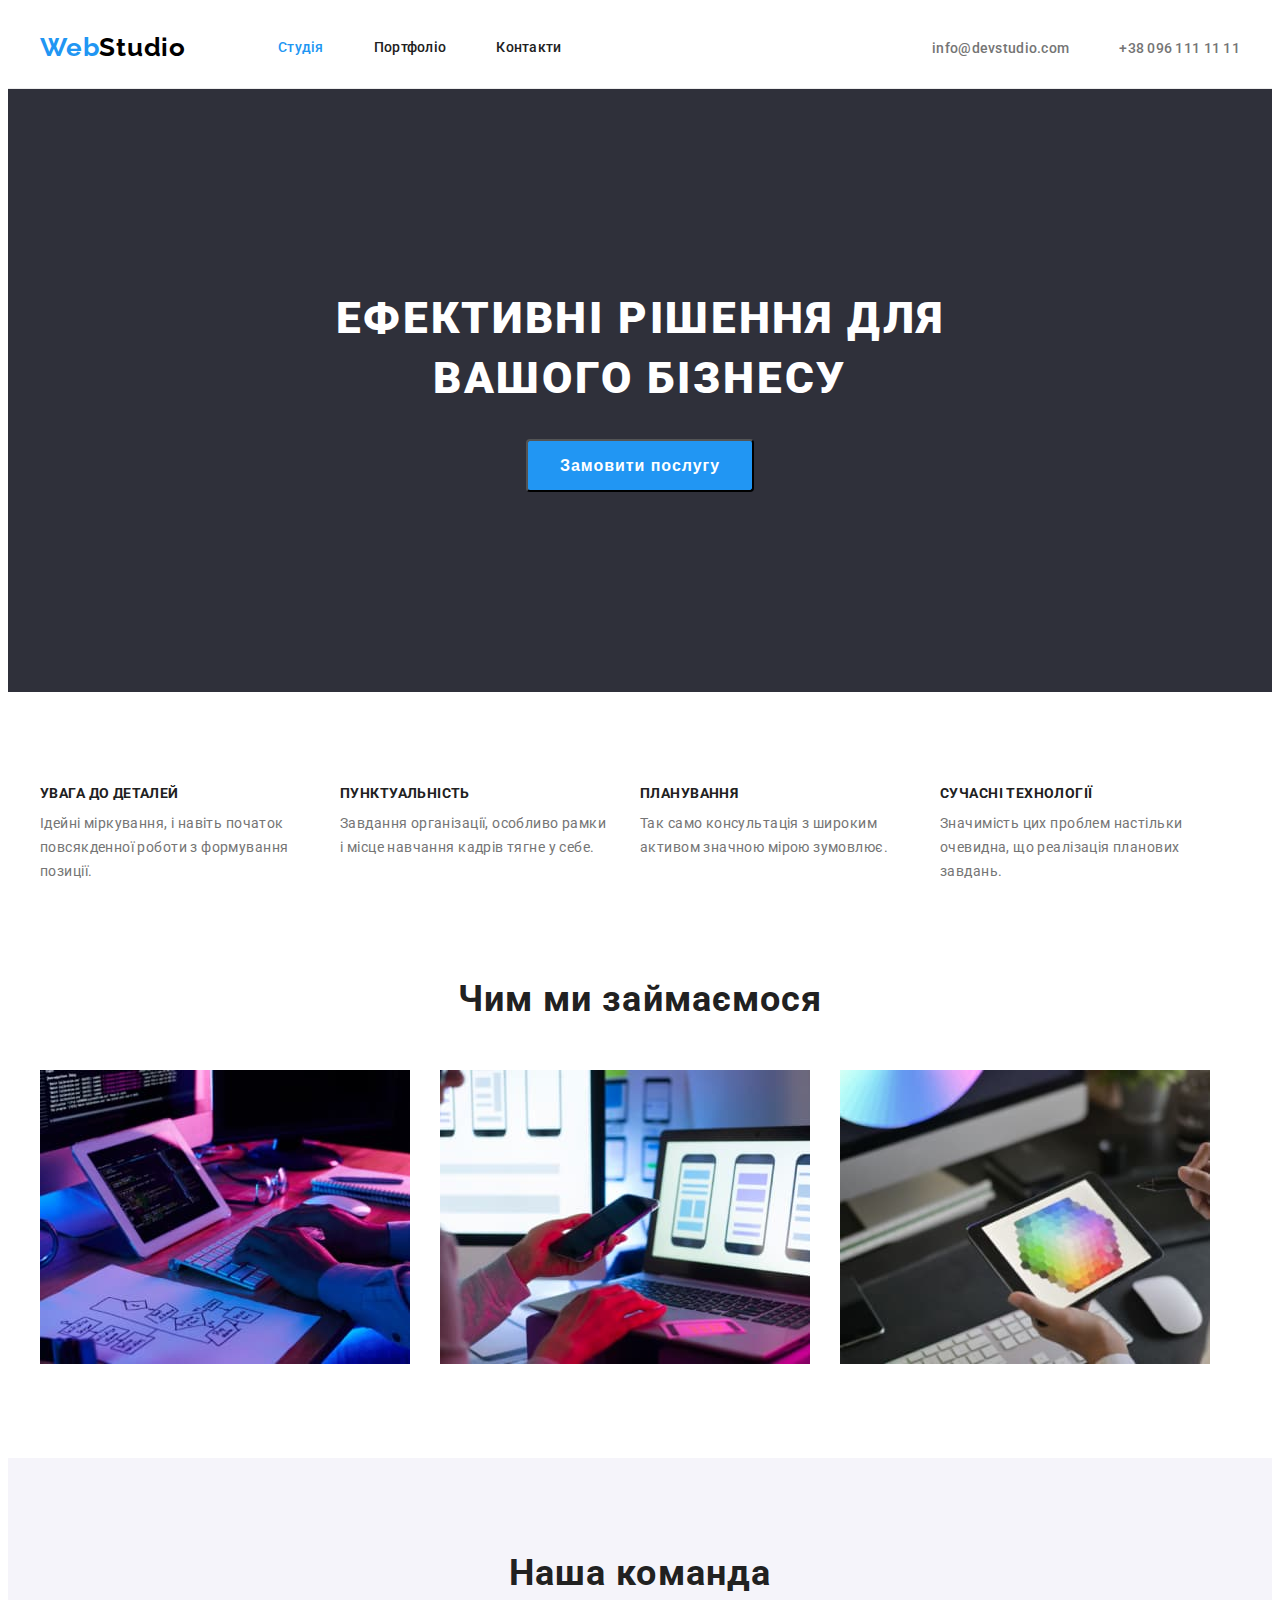
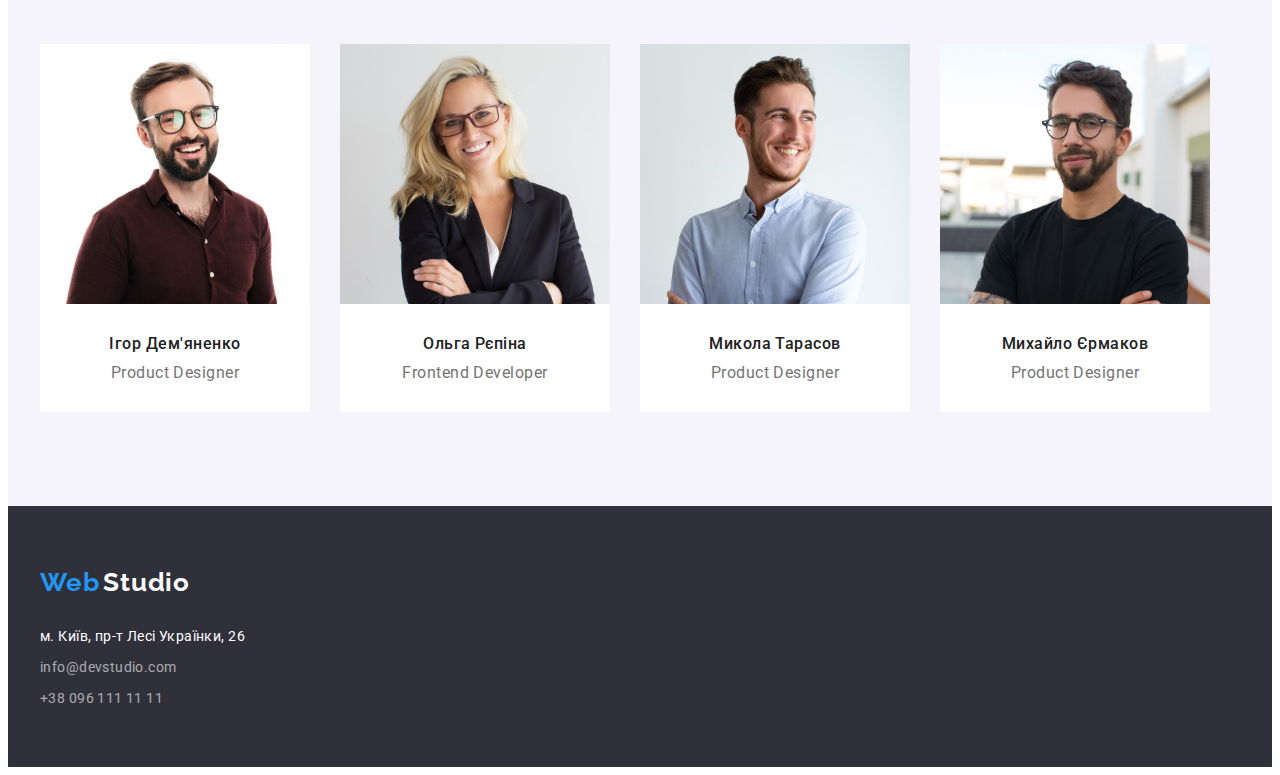
<file: index.html>
<!DOCTYPE html>
<html lang="uk">

<head>
    <meta charset="UTF-8">
    <meta http-equiv="X-UA-Compatible" content="IE=edge">
    <meta name="viewport" content="width=device-width, initial-scale=1.0">
    <title>Document</title>
    <link rel="preconnect" href="https://fonts.googleapis.com">
    <link rel="preconnect" href="https://fonts.gstatic.com" crossorigin>
    <link href="https://fonts.googleapis.com/css2?family=Roboto:wght@400;500;700;900&display=swap" rel="stylesheet">
    <link
        href="https://fonts.googleapis.com/css2?family=Raleway:wght@700&family=Roboto:ital,wght@0,400;0,500;0,700;1,900&display=swap"
        rel="stylesheet">
    <link rel="stylesheet" href="https://cdnjs.cloudflare.com/ajax/libs/modern-normalize/1.1.0/modern-normalize.min.css"
        integrity="sha512-wpPYUAdjBVSE4KJnH1VR1HeZfpl1ub8YT/NKx4PuQ5NmX2tKuGu6U/JRp5y+Y8XG2tV+wKQpNHVUX03MfMFn9Q=="
        crossorigin="anonymous" referrerpolicy="no-referrer" />
    <link rel="stylesheet" href="./CSS/style.css">
</head>

<body>
    <header class="main-header">
        <div class="container header-container">
            <nav class="navigation"><a class="logo links" lang="en" href=""><span>Web</span><span
                        class="logo-black">Studio</span></a>
                <ul class="list nav-list">
                    <li class="list nav-list-itm"><a class="links menu-list-itm active-page"
                            href="./index.html">Студія</a>
                    </li>
                    <li class="list nav-list-itm"><a class="links menu-list-itm" href="./portfolio.html">Портфоліо</a>
                    </li>
                    <li class="list nav-list-itm"><a class="links menu-list-itm" href="">Контакти</a>
                    </li>
                </ul>
            </nav>
            <ul class="list nav-contact">
                <li class="contact-list"><a class="links menu-list-contact"
                        href="mailto:info@devstudio.com">info@devstudio.com</a></li>
                <li class="contact-list"><a class="links menu-list-contact" href="tel:+380961111111">+38 096 111 11
                        11</a></li>
            </ul>
        </div>
    </header>
    <main>
        <section class="main-hero">
            <div class="container">
                <h1 class="main-title">Ефективні рішення для вашого бізнесу</h1>
                <button class="order-btn" type="button">Замовити послугу</button>
            </div>
        </section>
        <!--About-->
        <section class="about-section">
            <div class="container">
                <ul class="list about-container">
                    <li class="about-li">
                        <h3 class="title-about">УВАГА ДО ДЕТАЛЕЙ</h3>
                        <p class="text-normal about-text">Ідейні міркування, і навіть початок повсякденної роботи з
                            формування позиції.
                        </p>
                    </li>
                    <li class="about-li">
                        <h3 class="title-about">ПУНКТУАЛЬНІСТЬ</h3>
                        <p class="text-normal about-text">Завдання організації, особливо рамки і місце навчання кадрів
                            тягне у себе.
                        </p>
                    </li>
                    <li class="about-li">
                        <h3 class="title-about">ПЛАНУВАННЯ</h3>
                        <p class="text-normal">Так само консультація з широким активом значною мірою зумовлює.</p>
                    </li>
                    <li class="about-li">
                        <h3 class="title-about">СУЧАСНІ ТЕХНОЛОГІЇ</h3>
                        <p class="text-normal about-text">Значимість цих проблем настільки очевидна, що реалізація
                            планових завдань.
                        </p>
                    </li>
                </ul>
            </div>
        </section>
        <section class="about-second-section">
            <div class="container">
                <h2 class="title-top">Чим ми займаємося</h2>
                <ul class="list about-img-container">
                    <li class="about-img"><img src="./image/about-image-1.jpg" alt="Друкує на клавіатурі"></li>
                    <li class="about-img"><img src="./image/about-img-2.jpg" alt="Телефони на екрані комп'ютера"></li>
                    <li class="about-img"><img src="./image/about-img-3.jpg" alt="Палітра кольорів"></li>
                </ul>
            </div>
        </section>
        <section class="section-comand">
            <div class="container">
                <h2 class="title-top">Наша команда</h2>
                <ul class="list main-comand">
                    <li class="img-back"><img src="./image/about-img-5.jpg" alt="Ігор Дем'яненко" width="270"
                            height="260">
                        <div class="comand-names">
                            <h3 class="name-comand">Ігор Дем'яненко</h3>
                            <p lang="en" class="text-comand">Product Designer</p>
                        </div>
                    </li>
                    <li class="img-back">
                        <img src="./image/about-img-6.jpg" alt="Ольга Рєпіна" width="270" height="260">
                        <div class="comand-names">
                            <h3 class="name-comand">Ольга Рєпіна</h3>
                            <p lang="en" class="text-comand">Frontend Developer</p>
                        </div>
                    </li>
                    <li class="img-back">
                        <img src="./image/about-img-7.jpg" alt="Микола Тарасов" width="270" height="260">
                        <div class="comand-names">
                            <h3 class="name-comand">Микола Тарасов</h3>
                            <p lang="en" class="text-comand">Product Designer</p>
                        </div>
                    </li>
                    <li class="img-back">
                        <img src="./image/about-img-8.jpg" alt="Михайло Єрмаков" width="270" height="260">
                        <div class="comand-names">
                            <h3 class="name-comand">Михайло Єрмаков</h3>
                            <p lang="en" class="text-comand">Product Designer</p>
                        </div>
                    </li>
                </ul>
            </div>
        </section>
    </main>
    <footer class="main-footter">
        <div class="container">
            <a class="links" lang="en" href=""><span class="logo-footer links">Web</span>
                <span class="logo-white links">Studio</span></a>
            <address class="main-address">
                <p class="footter-address-white">м. Київ, пр-т Лесі Українки, 26</p>
                <ul class="fotter-links">
                    <li class="list step"><a class="links step footter-address-grey"
                            href="mailto:info@devstudio.com">info@devstudio.com</a></li>
                    <li class="list"><a class="links footter-address-grey" href="tel:+380961111111">+38 096 111 11
                            11</a></li>
                </ul>
            </address>
        </div>
    </footer>
</body>

</html>
</file>
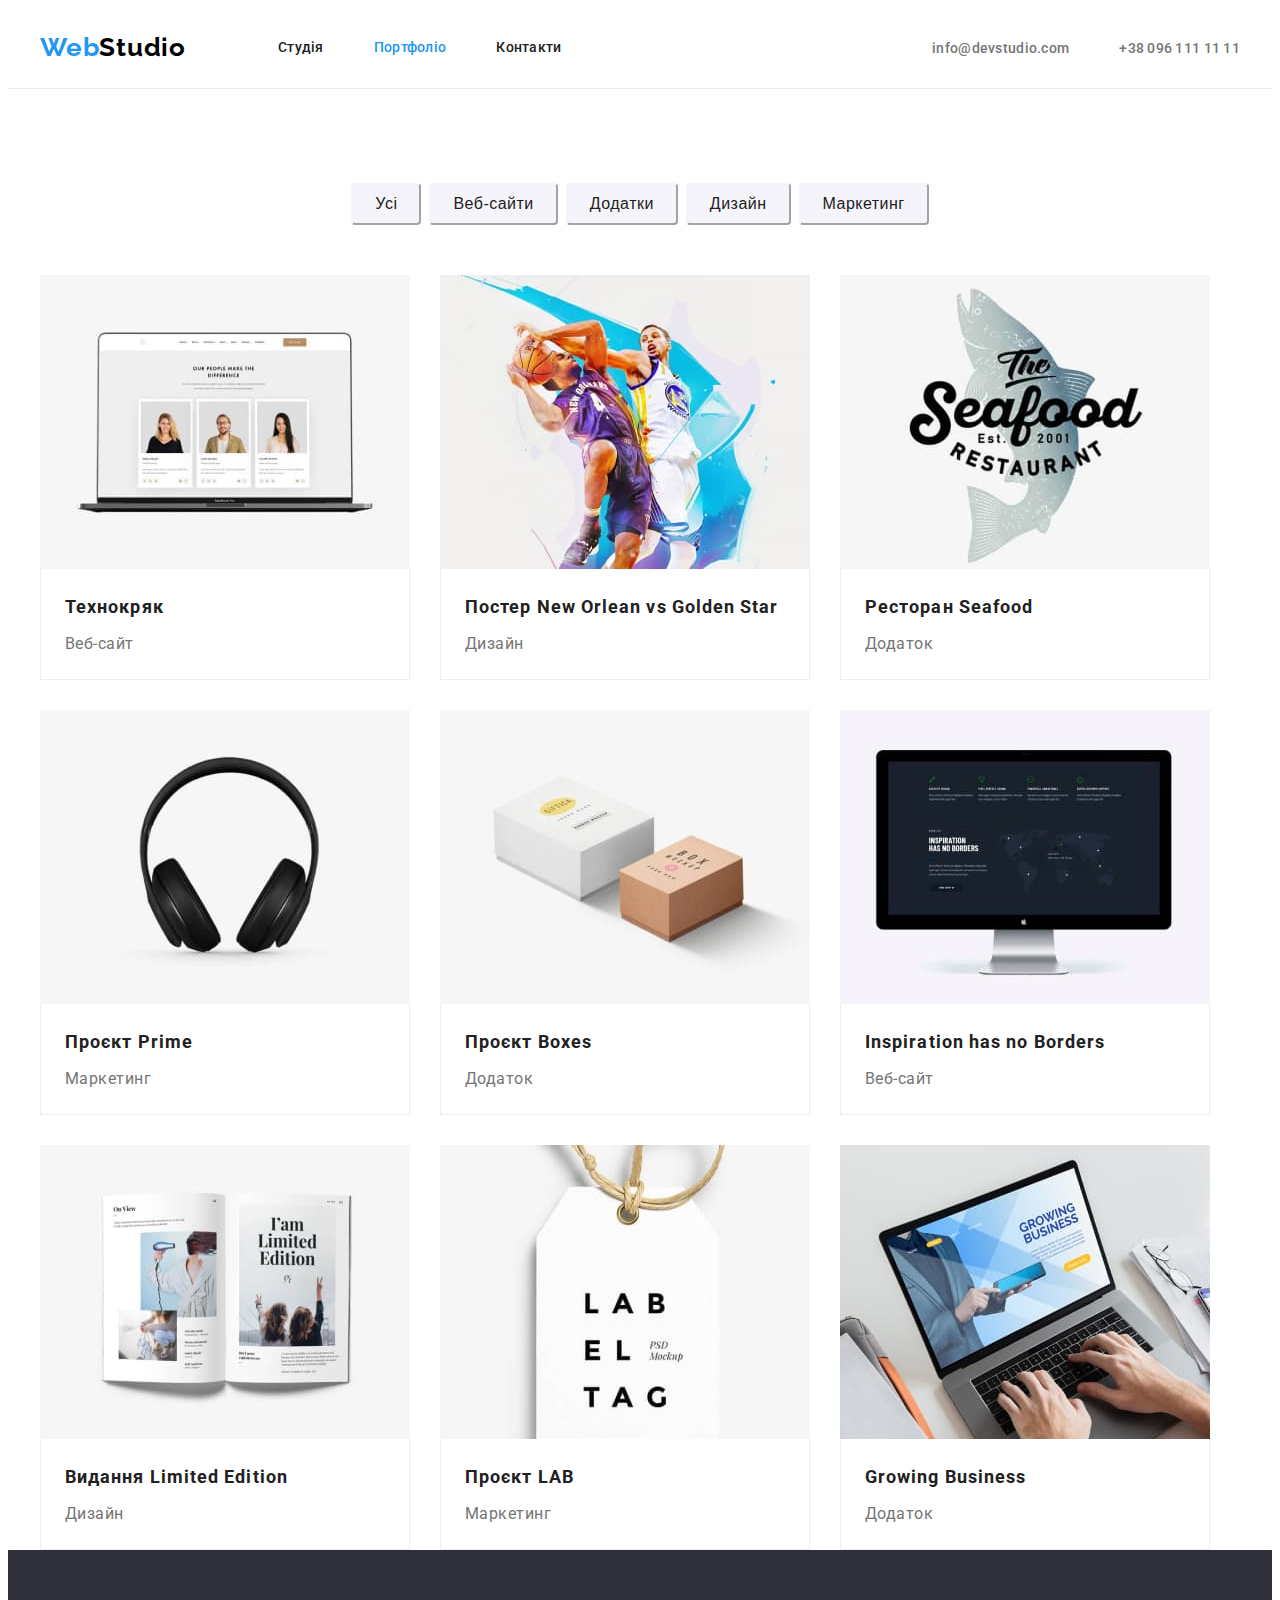
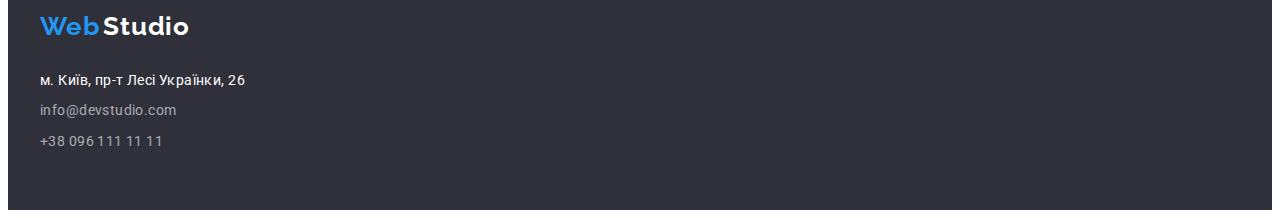
<file: portfolio.html>
<!DOCTYPE html>
<html lang="uk">

<head>
    <meta charset="UTF-8">
    <meta http-equiv="X-UA-Compatible" content="IE=edge">
    <meta name="viewport" content="width=device-width, initial-scale=1.0">
    <title>Document</title>
    <link rel="preconnect" href="https://fonts.googleapis.com">
    <link rel="preconnect" href="https://fonts.gstatic.com" crossorigin>
    <link href="https://fonts.googleapis.com/css2?family=Roboto:wght@400;500;700;900&display=swap" rel="stylesheet">
    <link
        href="https://fonts.googleapis.com/css2?family=Raleway:wght@700&family=Roboto:ital,wght@0,400;0,500;0,700;1,900&display=swap"
        rel="stylesheet">
    <link rel="stylesheet" href="https://cdnjs.cloudflare.com/ajax/libs/modern-normalize/1.1.0/modern-normalize.min.css"
        integrity="sha512-wpPYUAdjBVSE4KJnH1VR1HeZfpl1ub8YT/NKx4PuQ5NmX2tKuGu6U/JRp5y+Y8XG2tV+wKQpNHVUX03MfMFn9Q=="
        crossorigin="anonymous" referrerpolicy="no-referrer" />
    <link rel="stylesheet" href="./CSS/style.css">
</head>

<body>
    <header class="main-header">
        <div class="container header-container">
            <nav class="navigation"><a class="logo links" lang="en" href=""><span>Web</span><span
                        class="logo-black">Studio</span></a>
                <ul class="list nav-list">
                    <li class="list nav-list-itm"><a class="links menu-list-itm" href="./index.html">Студія</a>
                    </li>
                    <li class="list nav-list-itm"><a class="links menu-list-itm active-page"
                            href="./portfolio.html">Портфоліо</a>
                    </li>
                    <li class="list nav-list-itm"><a class="links menu-list-itm" href="">Контакти</a>
                    </li>
                </ul>
            </nav>
            <ul class="list nav-contact">
                <li class="contact-list"><a class="links menu-list-contact"
                        href="mailto:info@devstudio.com">info@devstudio.com</a></li>
                <li class="contact-list"><a class="links menu-list-contact" href="tel:+380961111111">+38 096 111 11
                        11</a></li>
            </ul>
        </div>
    </header>
    <main>
        <section class="about-section">
            <div class="container">
                <ul class="list portfolio-btn">
                    <li class="portfolio-btn-li"><button class="order-button-portfolio" type="button">Усі</button></li>
                    <li class="portfolio-btn-li"><button class="order-button-portfolio" type="button">Веб-сайти</button>
                    </li>
                    <li class="portfolio-btn-li"><button class="order-button-portfolio" type="button">Додатки</button>
                    </li>
                    <li class="portfolio-btn-li"> <button class="order-button-portfolio" type="button">Дизайн</button>
                    </li>
                    <li class="portfolio-btn-li"><button class="order-button-portfolio" type="button">Маркетинг</button>
                    </li>
                </ul>
                <ul class="list main-portfolio">
                    <li class="img-back-portfolio">
                        <img src="./image/about-img-9.jpg" alt="екран з фото">
                        <div class="foto-box">
                            <h3 class="title-portfolio">Технокряк</h3>
                            <p class="text-portfolio">Веб-сайт</p>
                        </div>
                    </li>
                    <li class="img-back-portfolio"><img src="./image/about-img-10.jpg" alt="баскетбол">
                        <div class="foto-box">
                            <h3 class="title-portfolio" lang="en">Постер New Orlean vs Golden Star</h3>
                            <p class="text-portfolio">Дизайн</p>
                        </div>
                    </li>
                    <li class="img-back-portfolio">
                        <img src="./image/about-img-11.jpg" alt="рибний рeсторан">
                        <div class="foto-box">
                            <h3 class="title-portfolio">Ресторан Seafood</h3>
                            <p class="text-portfolio">Додаток</p>
                        </div>
                    </li>
                    <li class="img-back-portfolio">
                        <img src="./image/about-img-12.jpg" alt="навушники">
                        <div class="foto-box">
                            <h3 class="title-portfolio" lang="en">Проєкт Prime</h3>
                            <p class="text-portfolio">Маркетинг</p>
                        </div>
                    </li>
                    <li class="img-back-portfolio">
                        <img src="./image/about-img-13.jpg" alt="коробки">
                        <div class="foto-box">
                            <h3 class="title-portfolio" lang="en">Проєкт Boxes</h3>
                            <p class="text-portfolio">Додаток</p>
                        </div>
                    </li>
                    <li class="img-back-portfolio">
                        <img src="./image/about-img-14.jpg" alt="монітор">
                        <div class="foto-box">
                            <h3 class="title-portfolio" lang="en">Inspiration has no Borders</h3>
                            <p class="text-portfolio">Веб-сайт</p>
                        </div>
                    </li>
                    <li class="img-back-portfolio">
                        <img src="./image/about-img-15.jpg" alt="книга">
                        <div class="foto-box">
                            <h3 class="title-portfolio" lang="en">Видання Limited Edition</h3>
                            <p class="text-portfolio">Дизайн</p>
                        </div>
                    </li>
                    <li class="img-back-portfolio">
                        <img src="./image/about-img-16.jpg" alt="етикетка">
                        <div class="foto-box">
                            <h3 class="title-portfolio" lang="en">Проєкт LAB</h3>
                            <p class="text-portfolio">Маркетинг</p>
                        </div>
                    </li>
                    <li class="img-back-portfolio">
                        <img src="./image/about-img-17.jpg" alt="ноутбук">
                        <div class="foto-box">
                            <h3 class="title-portfolio" lang="en">Growing Business</h3>
                            <p class="text-portfolio">Додаток</p>
                        </div>
                    </li>
                </ul>
            </div>
        </section>
    </main>
    <footer class="main-footter">
        <div class="container">
            <a class="links" lang="en" href=""><span class="logo-footer links">Web</span>
                <span class="logo-white links">Studio</span></a>
            <address class="main-address">
                <p class="footter-address-white">м. Київ, пр-т Лесі Українки, 26</p>
                <ul class="fotter-links">
                    <li class="list step"><a class="links step footter-address-grey"
                            href="mailto:info@devstudio.com">info@devstudio.com</a></li>
                    <li class="list"><a class="links footter-address-grey" href="tel:+380961111111">+38 096 111 11
                            11</a></li>
                </ul>
            </address>
        </div>
    </footer>
</body>

</html>
</file>
<file: CSS/style.css>
:root {
    --black-color: #000000;
    --white-color: #FFFFFF;
    --blue-color: #2196F3;
    --footter-color: #2F303A;
    --title-color: #212121;
    --text-color: #757575;
    --primary-font-family: 'Roboto';
}

body {
    font-family: var(--primary-font-family);
    font-style: normal;
}

h1,
h2,
h3,
p {
    margin-top: 0;
    margin-bottom: 0;
}

ul {
    margin-top: 0;
    margin-bottom: 0;
    margin-left: 0;
}

img {
    display: block;
}

address {
    font-style: normal;
}

.list {
    list-style: none;
}

.links {
    text-decoration: none;
}

/*========START HEADER =========*/
.main-header {
    background: var(--white-color);
    border-bottom: 1px solid #ECECEC;
}

.container {
    width: 1200px;
    padding-left: 15px;
    padding-right: 15px;
    margin-left: auto;
    margin-right: auto;
}

.header-container {
    display: flex;
    align-items: center;
    justify-content: space-between;
}

.navigation {
    display: flex;
    align-items: center;
}

.nav-list {
    display: flex;
    padding-left: 0px;
    margin-left: auto;
}

.logo {
    font-family: 'Raleway', sans-serif;
    font-style: normal;
    font-weight: 700;
    font-size: 26px;
    line-height: 1.3;
    letter-spacing: 0.03em;
    margin-right: 92px;
    color: var(--blue-color);
}

.logo-black {
    font-weight: 700;
    font-size: 26px;
    line-height: 1.3;
    letter-spacing: 0.03em;
    color: var(--black-color);
}

.nav-contact {
    display: flex;
    padding-left: 0px;
}

.menu-list-itm {
    display: block;
    font-weight: 500;
    font-size: 14px;
    line-height: 1.14;
    letter-spacing: 0.02em;
    color: var(--title-color);
    padding-top: 32px;
    padding-left: 0px;
    padding-bottom: 32px;
}

.nav-list-itm:not(:last-child) {
    margin-right: 50px;
}

.active-page {
    color: var(--blue-color);
}

.menu-list-itm:hover,
.menu-list-itm:focus {
    color: var(--blue-color);
}

.contact-list:last-child {
    margin-left: 50px;
}

.menu-list-contact {
    font-weight: 500;
    font-size: 14px;
    line-height: 1.14;
    letter-spacing: 0.02em;
    color: var(--text-color);

}

.menu-list-contact:hover,
.menu-list-contact:focus {
    color: var(--blue-color);
}

/*===== END HEADER =====*/

/*===== START HERO =====*/

.main-hero {
    background-color: var(--footter-color);
    padding-top: 200px;
    padding-bottom: 200px;
}

.main-title {
    font-weight: 900;
    font-size: 44px;
    line-height: 1.36;
    text-align: center;
    letter-spacing: 0.06em;
    text-transform: uppercase;
    background: var(--footter-color);
    color: var(--white-color);
    width: 700px;
    margin-left: auto;
    margin-right: auto;
    margin-bottom: 30px;
}

.order-btn {
    background: var(--blue-color);
    /* box-shadow: 0px 4px 4px rgba(0, 0, 0, 0.15);*/
    border-radius: 4px;
    font-weight: 700;
    font-size: 16px;
    line-height: 1.86;
    display: flex;
    align-items: center;
    text-align: center;
    letter-spacing: 0.06em;
    padding: 10px 32px;
    color: var(--white-color);
    margin-left: auto;
    margin-right: auto;
}

.order-button {
    font-weight: 500;
    font-size: 16px;
    line-height: 1.62;
    text-align: center;
    letter-spacing: 0.03em;
    color: var(--title-color);
    background: #F5F4FA;
    border-radius: 4px;
    border-color: #F5F4FA;
    padding: 6px 22px;
    margin-right: 8px;
}

.order-button:active,
.order-button:hover,
.order-button:focus {
    background-color: var(--blue-color);
    color: var(--white-color);
}

.about-section {
    padding-top: 94px;
    /* padding-bottom: 94px;*/
}

.about-container {
    display: flex;
    padding-left: 0px;
    margin-left: auto;
    margin-right: auto;
}

.title {
    font-weight: 700;
    font-size: 14px;
    line-height: 1.14;
    letter-spacing: 0.03em;
    text-transform: uppercase;
    color: var(--title-color);
}

.title-about {
    font-weight: 700;
    font-size: 14px;
    line-height: 1.14;
    letter-spacing: 0.03em;
    text-transform: uppercase;
    color: var(--title-color);
    margin-bottom: 10px;
}

.about-li {
    width: 270px;
}

.about-li:not(:last-child) {
    margin-right: 30px;
}

.text-normal {
    font-weight: 400;
    font-size: 14px;
    line-height: 1.71;
    letter-spacing: 0.03em;
    color: var(--text-color);

}

.about-text {
    margin-bottom: 0px;
}

.about-second-section {
    padding-top: 94px;
    padding-bottom: 94px;
}

.about-img-container {
    display: flex;
    margin-left: -30px;
    padding-left: 0px;
}

.about-img {
    margin-left: 30px;
}

.title-top {
    font-weight: 700;
    font-size: 36px;
    line-height: 1.17;
    text-align: center;
    letter-spacing: 0.03em;
    color: var(--title-color);
    margin-left: auto;
    margin-right: auto;
    margin-bottom: 50px;
}

.section-comand {
    background: #F5F4FA;
    padding-left: 0px;
    padding-bottom: 94px;
    padding-top: 94px;
}

.main-comand {
    display: flex;
    flex-wrap: wrap;
    margin-left: -30px;
    padding-left: 0px;
}

.name-comand {
    font-weight: 500;
    font-size: 16px;
    line-height: 1.19;
    text-align: center;
    letter-spacing: 0.03em;
    background-color: var(--white-color);
    color: var(--title-color);
    width: 270px;
    padding-left: 0px;
    padding-right: 0px;
    padding-bottom: 0px;
    margin-bottom: 10px;
}

.img-back {
    /*display: block;*/
    margin-left: 30px;
    margin-bottom: 0px;

}

.comand-names {
    padding-top: 30px;
    padding-bottom: 30px;
    margin-top: 0px;
    background-color: var(--white-color);
}

.text-comand {
    font-weight: 400;
    font-size: 16px;
    line-height: 1.19;
    text-align: center;
    letter-spacing: 0.03em;
    background-color: var(--white-color);
    color: var(--text-color);
    padding-left: 0px;
    padding-right: 0px;
    margin-top: 0px;
}

/*=====END HERO =====*/

/*=====Portfolio=====*/
.portfolio-btn {
    display: flex;
    justify-content: center;
    padding-left: 0px;
    margin-bottom: 50px;
}

.main-portfolio {
    display: flex;
    flex-wrap: wrap;
    margin-left: -30px;
    margin-top: -30px;
    padding-left: 0px;
}

.img-back-portfolio {
    padding-left: 0px;
    padding-right: 0px;
    /*margin-left: 30px;*/
    margin-left: 30px;
    margin-top: 30px;
    /*margin-bottom: 30px;*/
}

.portfolio-btn-li:not(:last-child) {
    margin-right: 8px;
}

.order-button-portfolio {
    font-weight: 500;
    font-size: 16px;
    line-height: 1.62;
    text-align: center;
    letter-spacing: 0.03em;
    color: var(--title-color);
    background: #F5F4FA;
    border-radius: 4px;
    border-color: #F5F4FA;
    padding: 6px 22px;
}

.order-button-portfolio:active,
.order-button-portfolio:hover,
.order-button-portfolio:focus {
    background-color: var(--blue-color);
    color: var(--white-color);
}

.foto-box {
    padding-left: 24px;
    padding-right: 24px;
    padding-top: 20px;
    padding-bottom: 20px;
    border-left: 1px solid #EEEEEE;
    border-right: 1px solid #EEEEEE;
    border-bottom: 1px solid #EEEEEE;


}

.title-portfolio {
    font-weight: 700;
    font-size: 18px;
    line-height: 2;
    letter-spacing: 0.06em;
    color: var(--title-color);
    margin-bottom: 4px;
}

.text-portfolio {
    font-weight: 400;
    font-size: 16px;
    line-height: 1.88;
    letter-spacing: 0.03em;
    color: var(--text-color);
    padding-left: auto;
    padding-right: auto;
    padding-top: 0px;
    padding-bottom: 0px;
}

/*=====END Portfolio=====*/

/*===== START FOOTTER =====*/
.main-footter {
    padding-top: 60px;
    padding-bottom: 60px;
    background-color: var(--footter-color);
}

.logo-footer {
    font-family: 'Raleway', sans-serif;
    font-style: normal;
    font-weight: 700;
    font-size: 26px;
    line-height: 1.3;
    letter-spacing: 0.03em;
    color: var(--blue-color);
}

.logo-white {
    font-family: 'Raleway', sans-serif;
    font-style: normal;
    font-weight: 700;
    font-size: 26px;
    line-height: 1.3;
    letter-spacing: 0.03em;
    color: var(--white-color);
}

.main-address {
    margin-top: 28px;
}

.footter-address-white {
    font-style: normal;
    font-weight: 400;
    font-size: 14px;
    line-height: 1.17;
    letter-spacing: 0.03em;
    margin-bottom: 12px;
    color: var(--white-color);
}

.fotter-links {
    margin-left: 0px;
    padding-left: 0px;
}

.step {
    margin-bottom: 12px;
}

.footter-address-grey {
    font-style: normal;
    font-weight: 400;
    font-size: 14px;
    line-height: 1.17;
    letter-spacing: 0.03em;
    color: rgba(255, 255, 255, 0.6);
}

.footter-address-white:hover,
.footter-address-white:focus {
    color: var(--blue-color);
}

.footter-address-grey:hover,
.footter-address-grey:focus {
    color: var(--blue-color);
}

/*===== END FOOTTER =====*/
</file>
